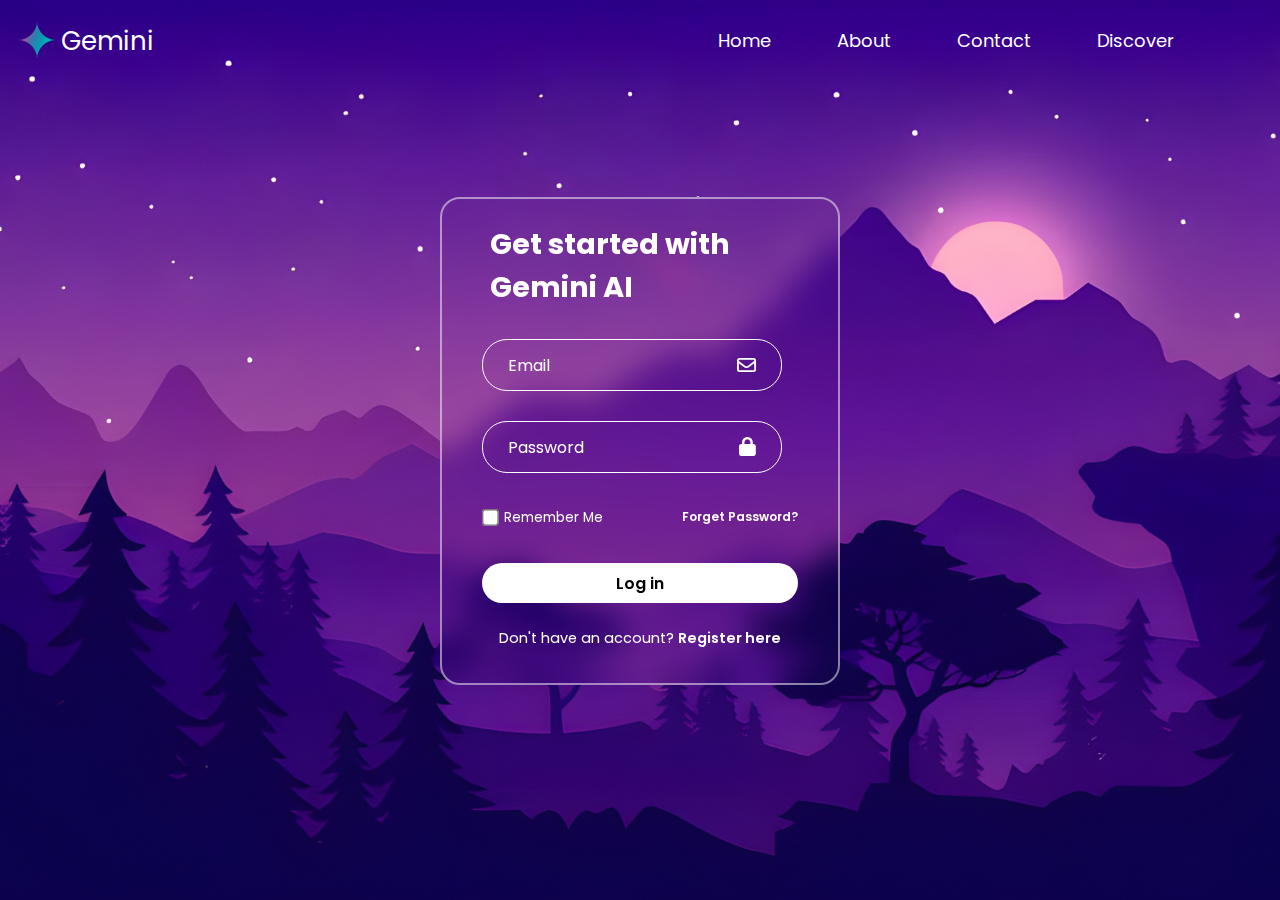
<file: signup.html>
<!DOCTYPE html>
<html lang="en">
  <head>
    <meta charset="UTF-8" />
    <meta name="viewport" content="width=device-width, initial-scale=1.0" />
    <title>Gemini AI | Login</title>
    <link
      rel="stylesheet"
      href="https://cdnjs.cloudflare.com/ajax/libs/font-awesome/6.0.0-beta3/css/all.min.css"
    />
    <style>
      @import url("https://fonts.googleapis.com/css2?family=Poppins&display=swap");
      * {
        margin: 0px;
        padding: 0px;
        box-sizing: border-box;
        font-family: poppins;
      }
      body {
        display: flex;
        align-items: center;
        justify-content: center;
        min-height: 100vh;
        background-image: url(background2.jpeg);
        background-repeat: no-repeat;
        background-position: center;
        background-size: cover;
      }
      section {
        position: relative;
        margin-bottom: 68px;
        width: 400px;
        background-color: transparent;
        border: 2px solid rgba(255, 255, 255, 0.5);
        border-radius: 20px;
        backdrop-filter: blur(15px);
        display: flex;
        justify-content: center;
        align-items: center;
        padding: 1.5rem 2.5rem;
      }

      h1 {
        font-size: 1.8rem;
        color: white;
        margin-left: 8px;
      }
      .inputbox {
        position: relative;
        margin: 30px 0;
        width: 300px;
        border-radius: 25px;
        border: 1px solid white;
      }
      .inputbox label {
        position: absolute;
        top: 50%;
        left: 25px;
        transform: translateY(-50%);
        color: white;
        font-size: 1rem;
        pointer-events: none;
        transition: all 0.5s ease-in-out;
      }
      input:focus ~ label,
      input:valid ~ label {
        top: -2px;
        background-color: white;
        padding: 0px 10px;
        color: black;
        border-radius: 15px;
        font-size: 12px;
      }
      .inputbox input {
        width: 100%;
        height: 50px;
        background-color: transparent;
        border: none;
        outline: none;
        font-size: 1rem;
        padding: 0 35px 0 5px;
        padding-left: 25px;
        color: white;
      }
      .inputbox i {
        position: absolute;
        right: 25px;
        color: white;
        font-size: 1.2rem;
        top: 15px;
      }
      .forget {
        margin: 35px 0;
        font-size: 0.85rem;
        color: white;
        display: flex;
        justify-content: space-between;
      }
      .forget label {
        display: flex;
        align-items: center;
      }
      .forget label input {
        margin-right: 3px;
      }
      .forget a {
        color: white;
        text-decoration: none;
        font-size: 12px;
        font-weight: 600;
      }
      button {
        width: 100%;
        height: 40px;
        border-radius: 40px;
        background-color: rgb(255, 255, 255, 1);
        border: none;
        outline: none;
        cursor: pointer;
        font-size: 1rem;
        font-weight: 600;
        transition: all 0.4s ease;
      }
      button:hover {
        background-color: #12024b;
        color: white;
      }
      .register {
        font-size: 0.9rem;
        color: white;
        text-align: center;
        margin: 25px 0 10px;
      }
      .register p a {
        text-decoration: none;
        color: white;
        font-weight: 600;
      }
      .register p a:hover {
        text-decoration: underline;
      }
      .mainpage {
        width: 100vw;
        height: 100vh;
        position: relative;
        overflow: hidden;
      }
      .navbar {
        width: 97%;
        height: 60px;
        display: flex;
        align-items: center;
        justify-content: space-between;
        padding: 10px 20px;
        margin-top: 10px;
      }
      .navbar p {
        color: white;
        font-family: poppins;
        font-size: 26px;
        margin-top: 2px;
      }
      .logo {
        width: 130px;
        height: 100%;
        display: flex;
        align-items: center;
        justify-content: center;
      }
      .logo img {
        width: auto;
        height: 42px;
        margin-right: 3px;
      }
      .menu-toggle {
        display: none;
        cursor: pointer;
        font-size: 24px;
        color: white;
      }
      .nav-links {
        display: flex;
      }
      .navbar ul {
        display: flex;
        list-style: none;
      }
      .navbar ul li {
        display: inline;
        font-size: 18px;
        color: white;
        font-family: poppins;
        transition: all 0.4s ease;
        border-radius: 8px;
      }
      .navbar ul li a {
        text-decoration: none;
        color: white;
        display: inline;
        font-size: 18px;
        font-family: poppins;
        margin-right: 30px;
        padding: 12px 18px;
        transition: all 0.4s ease;
        border-radius: 8px;
      }
      .navbar ul li a:hover {
        background-color: white;
        backdrop-filter: blur(8px);
        color: black;
        cursor: pointer;
      }

      .navbar button {
        background-image: linear-gradient(
          to right,
          #6441a5 0%,
          #2a0845 51%,
          #6441a5 100%
        );
        transition: 0.5s;
        background-size: 200% auto;
        color: white;
        margin: 10px;
        padding: 10px 30px;
        text-align: center;
        font-size: 16px;
        font-family: poppins;
        border-radius: 10px;
        display: block;
        border: none;
        cursor: pointer;
      }
      .navbar button:hover {
        background-position: right center; /* change the direction of the change here */
        color: #fff;
        text-decoration: none;
      }
      .form1 {
        width: 100%;
        height: 90%;
        display: flex;
        align-items: center;
        justify-content: center;
        overflow: hidden;
      }
      @media (max-width: 600px) {
        body {
          background-size: cover;
        }
        .menu-toggle {
          display: block;
        }
        .nav-links {
          display: none;

          flex-direction: column;
          width: 90%;
          background: rgba(0, 0, 0, 0.8);
          position: absolute;
          top: 60px;
          left: 22px;
          padding: 20px;
          border-radius: 15px;
          margin: 8px auto;
          z-index: 2;
        }
        .nav-links.active {
          display: block;
        }
        .navbar ul {
          display: flex;
          flex-direction: column;
          width: 100%;
        }
        .navbar ul li {
          display: block;
          width: 100%;
          margin: 10px 0;
        }
        .navbar ul li a {
          margin-right: 0;
          padding: 10px;
        }
        section{
          width: 340px;
        }
        .navbar p{
        font-size:24px;
      }
        
      }
    </style>
  </head>
  <body>
    <div class="mainpage">
      <div class="navbar">
        <div class="logo">
          <img src="geminilogo.png" />
          <p>Gemini</p>
        </div>
        <div class="menu-toggle"><i class="fas fa-bars"></i></div>
        <div class="nav-links">
          <ul>
            <li><a href="index.html">Home</a></li>
            <li><a href="#">About</a></li>
            <li><a href="#">Contact</a></li>
            <li><a href="#">Discover</a></li>
          </ul>
        </div>
        <!-- <button onclick="redirect_login()">Login</button> -->
      </div>
      <div class="form1">
        <section>
          <form>
            <h1>Get started with Gemini AI</h1>
            <div class="inputbox">
              <i class="fa-regular fa-envelope"></i>
              <input type="text" required />
              <label for="">Email</label>
            </div>
            <div class="inputbox">
              <i class="fa-solid fa-lock"></i>
              <input type="password" required />
              <label for="">Password</label>
            </div>
            <div class="forget">
              <label>
                <input type="checkbox" style="zoom: 1.4" />Remember Me
              </label>
              <a href="#">Forget Password?</a>
            </div>
            <button>Log in</button>
            <div class="register">
              <p>
                Don't have an account? <a href="signin.html">Register here</a>
              </p>
            </div>
          </form>
        </section>
      </div>
    </div>
    <script>
      const menuToggle = document.querySelector(".menu-toggle");
      const navLinks = document.querySelector(".nav-links");
      menuToggle.addEventListener("click", () => {
        navLinks.classList.toggle("active");
      });
    </script>
  </body>
</html>
</file>
